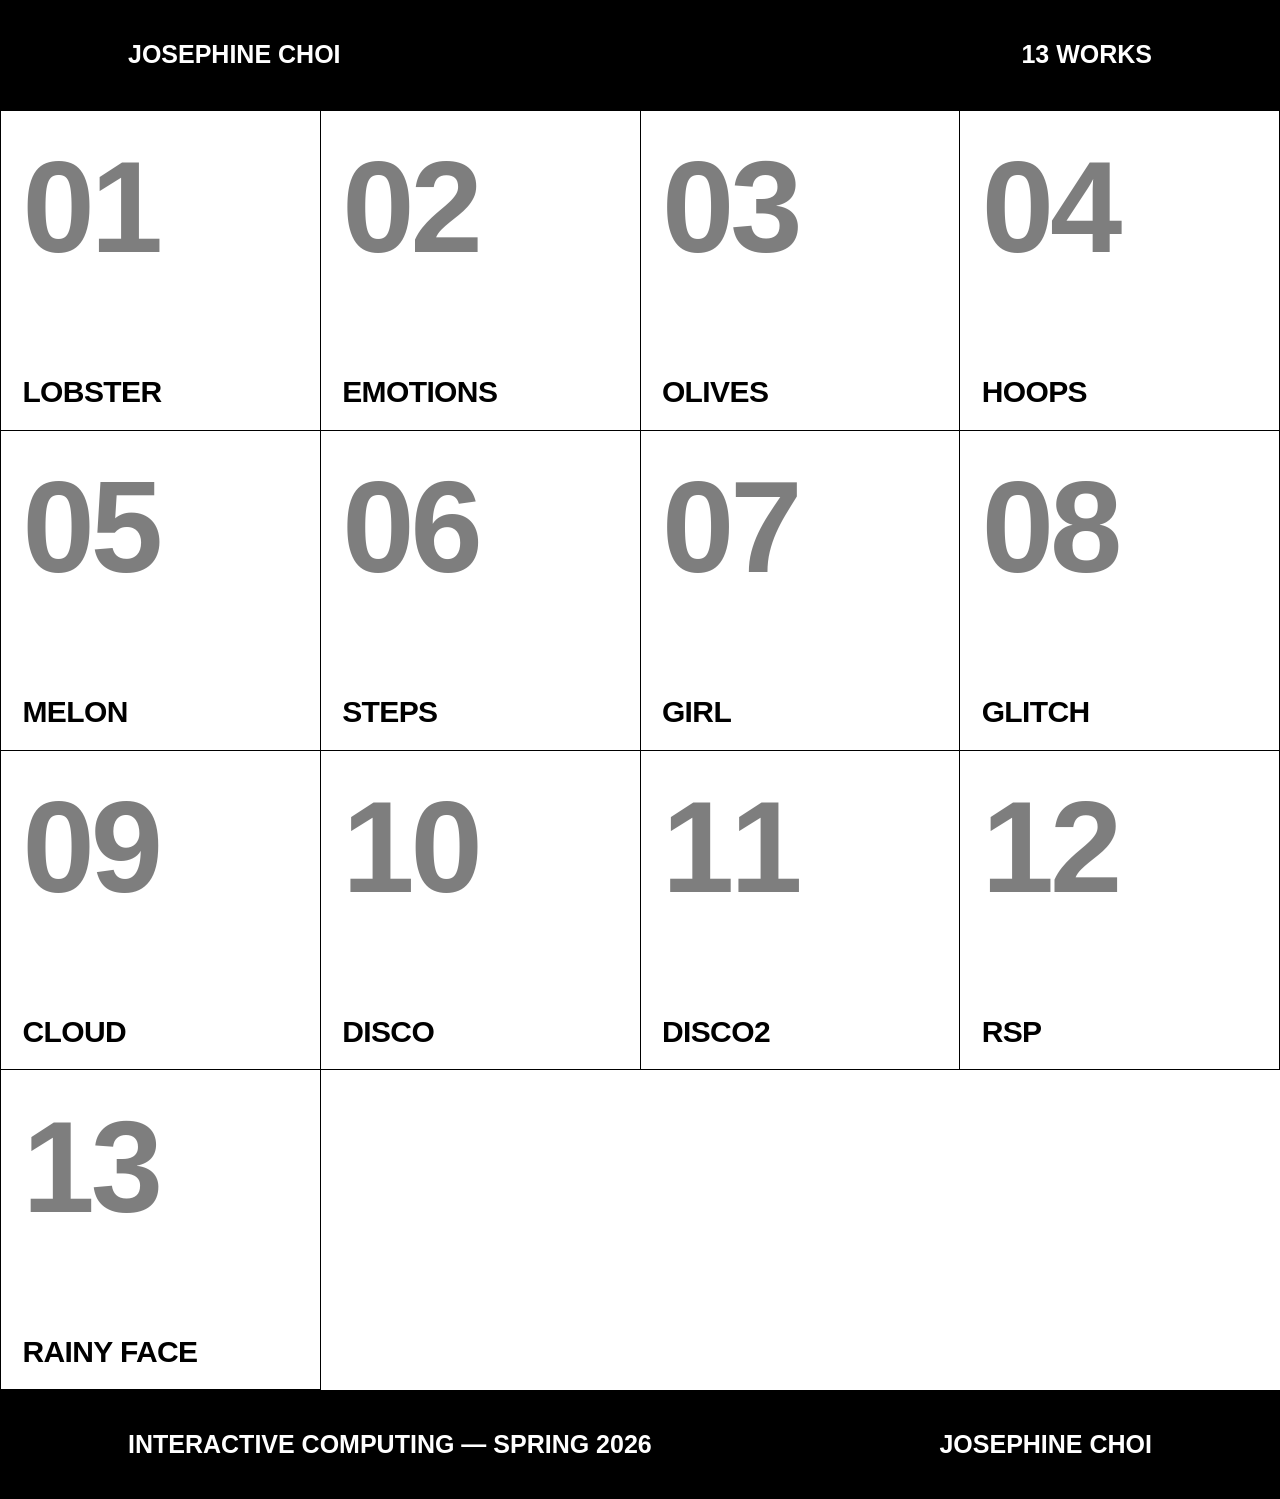
<file: index.html>
<!DOCTYPE html>
<html lang="en">
<head>
  <meta charset="UTF-8">
  <meta name="viewport" content="width=device-width, initial-scale=1.0">
  <title>JOSEPHINE CHOI — Interactive Computing</title>
  <link rel="stylesheet" href="style.css">
</head>
<body>

  <main>

    <header class="site-header">
      <span class="site-title-label">Josephine Choi</span>
      <span class="works-count">13 Works</span>
    </header>

    <section class="works-section">
      <div class="works-grid">

        <a href="1_Lobster/index.html" class="work-card" style="--hover-bg:#000000;--hover-text:#ffffff">
          <span class="work-num">01</span>
          <span class="work-title">Lobster</span>
        </a>

        <a href="2_Emotions/index.html" class="work-card" style="--hover-bg:#8ADEE2;--hover-text:#000000">
          <span class="work-num">02</span>
          <span class="work-title">Emotions</span>
        </a>

        <a href="3_Olives/index.html" class="work-card" style="--hover-bg:#449E47;--hover-text:#ffffff">
          <span class="work-num">03</span>
          <span class="work-title">Olives</span>
        </a>

        <a href="4_Jelly/index.html" class="work-card" style="--hover-bg:#47E45E;--hover-text:#000000">
          <span class="work-num">04</span>
          <span class="work-title">Hoops</span>
        </a>

        <a href="5_Melon/index.html" class="work-card" style="--hover-bg:#FF8F8F;--hover-text:#000000">
          <span class="work-num">05</span>
          <span class="work-title">Melon</span>
        </a>

        <a href="6_Steps/index.html" class="work-card" style="--hover-bg:#FFF1B7;--hover-text:#000000">
          <span class="work-num">06</span>
          <span class="work-title">Steps</span>
        </a>

        <a href="7_Girl/index.html" class="work-card" style="--hover-bg:#FFA8EF;--hover-text:#000000">
          <span class="work-num">07</span>
          <span class="work-title">Girl</span>
        </a>

        <a href="8_Glitch/index.html" class="work-card" style="--hover-bg:#000000;--hover-text:#ffffff">
          <span class="work-num">08</span>
          <span class="work-title">Glitch</span>
        </a>

        <a href="9_Hello/index.html" class="work-card" style="--hover-bg:#6CA2D9;--hover-text:#ffffff">
          <span class="work-num">09</span>
          <span class="work-title">Cloud</span>
        </a>

        <a href="10_Disco/index.html" class="work-card" style="--hover-bg:#0D0D0D;--hover-text:#ffffff">
          <span class="work-num">10</span>
          <span class="work-title">Disco</span>
        </a>

        <a href="11_EasingDisco/index.html" class="work-card" style="--hover-bg:#FF0000;--hover-text:#ffffff">
          <span class="work-num">11</span>
          <span class="work-title">Disco2</span>
        </a>

        <a href="12_RSP/index.html" class="work-card" style="--hover-bg:#0000FF;--hover-text:#ffffff">
          <span class="work-num">12</span>
          <span class="work-title">RSP</span>
        </a>

        <a href="13_RainyFace/index.html" class="work-card" style="--hover-bg:#0787FF;--hover-text:#ffffff">
          <span class="work-num">13</span>
          <span class="work-title">Rainy Face</span>
        </a>

      </div>
    </section>
  </main>

  <footer class="footer">
    <span class="footer-text">Interactive Computing — Spring 2026</span>
    <span class="footer-text">Josephine Choi</span>
  </footer>

  <script src="app.js"></script>
</body>
</html>
</file>
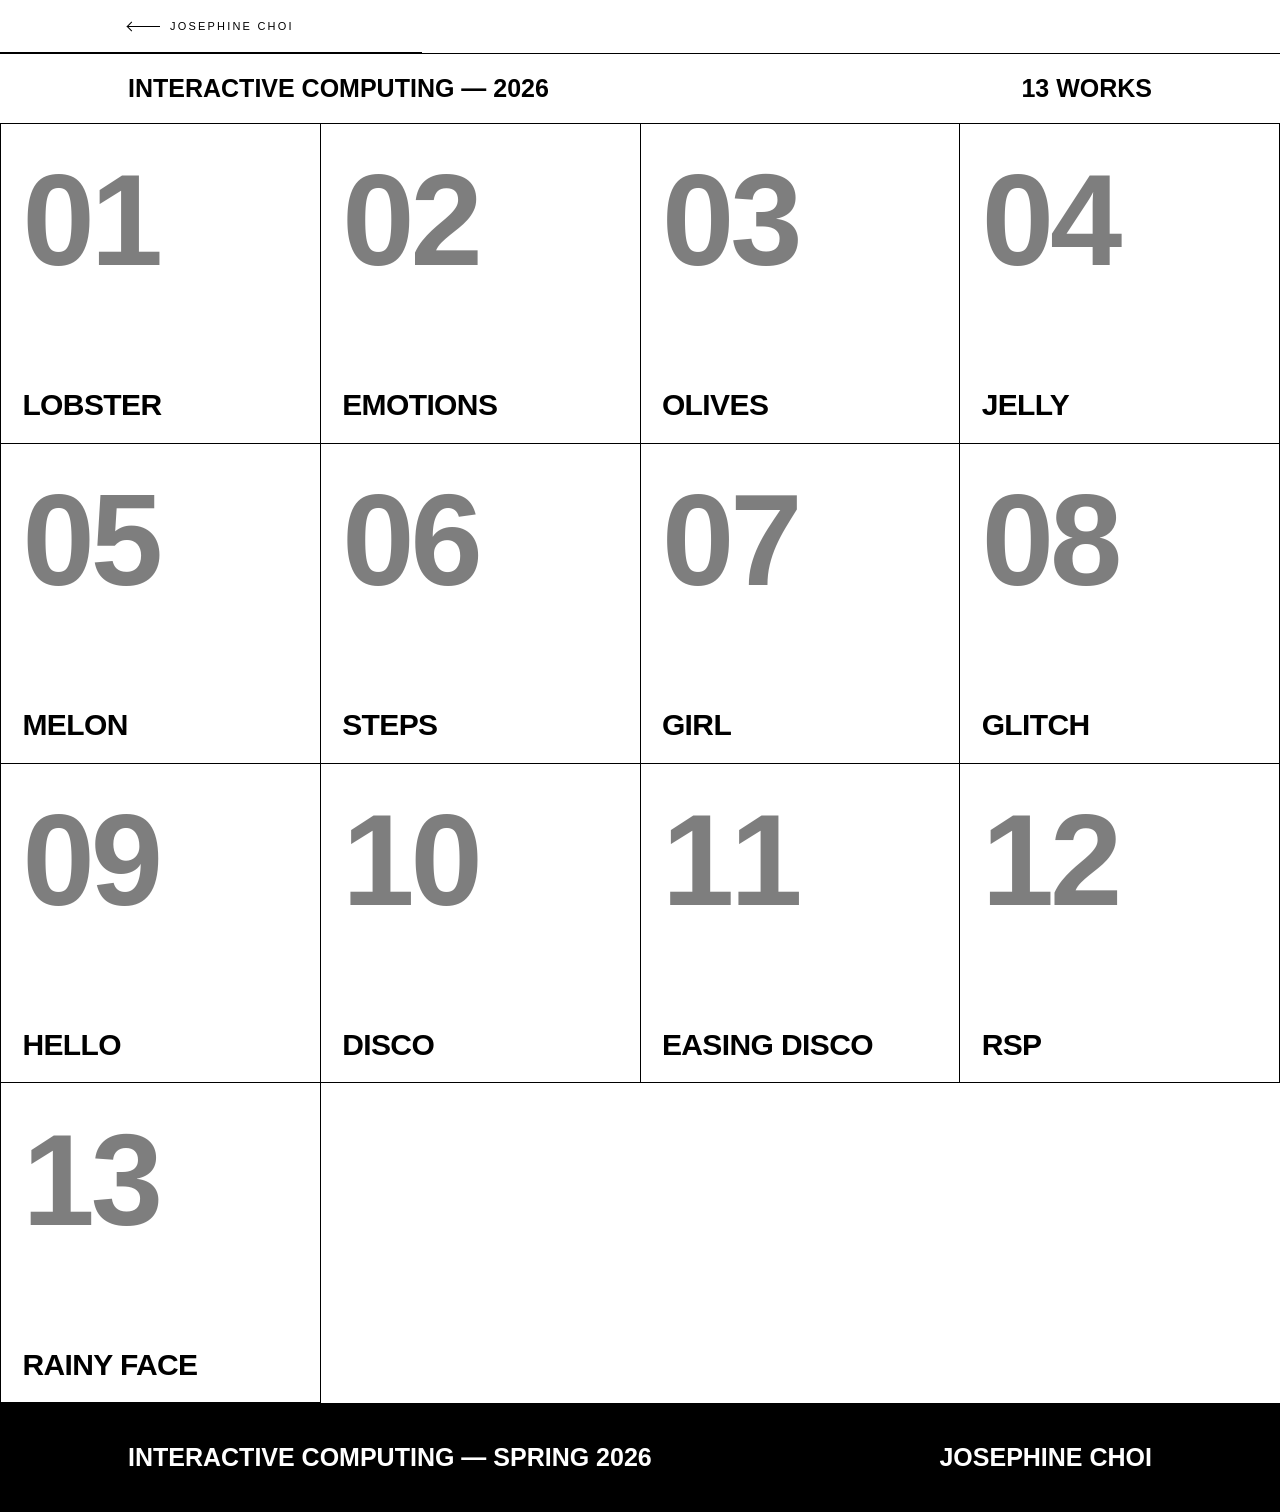
<file: home2.html>
<!DOCTYPE html>
<html lang="en">
<head>
  <meta charset="UTF-8">
  <meta name="viewport" content="width=device-width, initial-scale=1.0">
  <title>Works — JOSEPHINE CHOI</title>
  <link rel="stylesheet" href="style.css">
</head>
<body>

  <!-- HOME 2 : WORKS GRID -->
  <main>

    <a href="index.html" class="back-link" data-transition>
      <span class="back-link-arrow"></span>
      <span class="back-link-label">Josephine Choi</span>
    </a>

    <section class="works-section">
      <div class="works-header">
        <span class="works-label">Interactive Computing — 2026</span>
        <span class="works-count">13 Works</span>
      </div>
      <div class="works-grid">

        <a href="1_Lobster/index.html" class="work-card">
          <span class="work-num">01</span>
          <span class="work-title">Lobster</span>
        </a>

        <a href="2_Emotions/index.html" class="work-card">
          <span class="work-num">02</span>
          <span class="work-title">Emotions</span>
        </a>

        <a href="3_Olives/index.html" class="work-card">
          <span class="work-num">03</span>
          <span class="work-title">Olives</span>
        </a>

        <a href="4_Jelly/index.html" class="work-card">
          <span class="work-num">04</span>
          <span class="work-title">Jelly</span>
        </a>

        <a href="5_Melon/index.html" class="work-card">
          <span class="work-num">05</span>
          <span class="work-title">Melon</span>
        </a>

        <a href="6_Steps/index.html" class="work-card">
          <span class="work-num">06</span>
          <span class="work-title">Steps</span>
        </a>

        <a href="7_Girl/index.html" class="work-card">
          <span class="work-num">07</span>
          <span class="work-title">Girl</span>
        </a>

        <a href="8_Glitch/index.html" class="work-card">
          <span class="work-num">08</span>
          <span class="work-title">Glitch</span>
        </a>

        <a href="9_Hello/index.html" class="work-card">
          <span class="work-num">09</span>
          <span class="work-title">Hello</span>
        </a>

        <a href="10_Disco/index.html" class="work-card">
          <span class="work-num">10</span>
          <span class="work-title">Disco</span>
        </a>

        <a href="11_EasingDisco/index.html" class="work-card">
          <span class="work-num">11</span>
          <span class="work-title">Easing Disco</span>
        </a>

        <a href="12_RSP/index.html" class="work-card">
          <span class="work-num">12</span>
          <span class="work-title">RSP</span>
        </a>

        <a href="13_RainyFace/index.html" class="work-card">
          <span class="work-num">13</span>
          <span class="work-title">Rainy Face</span>
        </a>

      </div>
    </section>
  </main>

  <footer class="footer">
    <span class="footer-text">Interactive Computing — Spring 2026</span>
    <span class="footer-text">Josephine Choi</span>
  </footer>

  <script src="app.js"></script>
</body>
</html>
</file>
<file: style.css>
/* ── RESET ─────────────────────────────────────────────────── */
*, *::before, *::after {
  margin: 0;
  padding: 0;
  box-sizing: border-box;
}

/* ── BASE ──────────────────────────────────────────────────── */
html, body {
  background: #fff;
  color: #000;
  font-family: 'Helvetica Neue', Helvetica, Arial, sans-serif;
  -webkit-font-smoothing: antialiased;
  -moz-osx-font-smoothing: grayscale;
}

/* Page fade transition — toggled by app.js */
body {
  opacity: 0;
  transition: opacity 0.45s ease;
}
body.visible {
  opacity: 1;
}

/* ── SITE HEADER ───────────────────────────────────────────── */
.site-header {
  display: flex;
  align-items: center;
  justify-content: space-between;
  padding: 40px 10%;
  background: #000;
  border-bottom: 1px solid #000;
  transition: background 0.3s ease;
  cursor: default;
}

.site-header:hover {
  background: #fff;
}

.site-title-label {
  font-size: 25px;
  font-weight: 700;
  letter-spacing: 0em;
  text-transform: uppercase;
  color: #fff;
  transition: color 0.3s ease;
}

.site-header .works-count {
  color: #fff;
  transition: color 0.3s ease;
}

.site-header:hover .site-title-label,
.site-header:hover .works-count {
  color: #000;
}

/* ── WORKS ─────────────────────────────────────────────────── */
.works-section {
  border-top: 1px solid #000;
}

.works-header {
  display: flex;
  align-items: baseline;
  justify-content: space-between;
  padding: 20px 10%;
  border-bottom: 1px solid #000;
}

.works-label {
  font-size: 25px;
  letter-spacing: 0em;
  text-transform: uppercase;
  font-weight: 700;
}

.works-count {
  font-size: 25px;
  letter-spacing: 0em;
  font-weight: 700;
  text-transform: uppercase;
}

.works-grid {
  display: grid;
  grid-template-columns: repeat(4, 1fr);
  border-left: 1px solid #000;
}

.work-card {
  display: flex;
  flex-direction: column;
  justify-content: space-between;
  padding: clamp(14px, 1.67vw, 24px);
  aspect-ratio: 1 / 1;
  border-right: 1px solid #000;
  border-bottom: 1px solid #000;
  text-decoration: none;
  color: #000;
  position: relative;
  overflow: hidden;
  transition: background-color 0.3s ease, color 0.3s ease;
}

.work-card:hover,
main:has(.site-header:hover) .work-card {
  background-color: var(--hover-bg, #000);
  color: var(--hover-text, #fff);
}

main:has(.site-header:hover) .work-num {
  opacity: 0.6;
}

.work-num {
  font-size: 130px;
  font-weight: 700;
  letter-spacing: -0.03em;
  opacity: 0.5;
}

.work-card:hover .work-num {
  opacity: 0.6;
}

.work-title {
  font-size: clamp(16px, 2.8vw, 30px);
  font-weight: 700;
  letter-spacing: -0.02em;
  text-transform: uppercase;
  line-height: 1.1;
}

/* "← BACK" link on home2 */
.back-link {
  display: inline-flex;
  align-items: center;
  gap: 10px;
  text-decoration: none;
  color: #000;
  padding: 20px 10%;
  border-bottom: 1px solid #000;
}

.back-link-arrow {
  display: block;
  width: 32px;
  height: 1px;
  background: #000;
  position: relative;
  transition: width 0.2s ease;
}
.back-link-arrow::before {
  content: '';
  position: absolute;
  left: 0;
  top: -3px;
  width: 7px;
  height: 7px;
  border-left: 1px solid #000;
  border-bottom: 1px solid #000;
  transform: rotate(45deg);
}
.back-link:hover .back-link-arrow {
  width: 52px;
}

.back-link-label {
  font-size: 11px;
  font-weight: 400;
  letter-spacing: 0.2em;
  text-transform: uppercase;
}


/* ── FOOTER ────────────────────────────────────────────────── */
.footer {
  padding: 40px 10%;
  display: flex;
  justify-content: space-between;
  align-items: center;
  background: #000;
}

.footer-text {
  font-size: 25px;
  letter-spacing: 0em;
  text-transform: uppercase;
  font-weight: 700;
  color: #fff;
}

/* ── RESPONSIVE ────────────────────────────────────────────── */
@media (max-width: 600px) {
  .works-grid {
    grid-template-columns: repeat(3, 1fr);
  }
}

@media (max-width: 640px) {
  .hero-name {
    left: 5%;
    top: 8%;
  }
  .hero-enter {
    left: 5%;
  }
  .works-header,
  .back-link,
  .footer {
    padding-left: 5%;
    padding-right: 5%;
  }
  .works-grid {
    grid-template-columns: repeat(2, 1fr);
    border-left: none;
  }
  .work-card {
    border-left: 1px solid #000;
  }
  .footer {
    flex-direction: column;
    align-items: flex-start;
    gap: 8px;
  }
}
</file>
